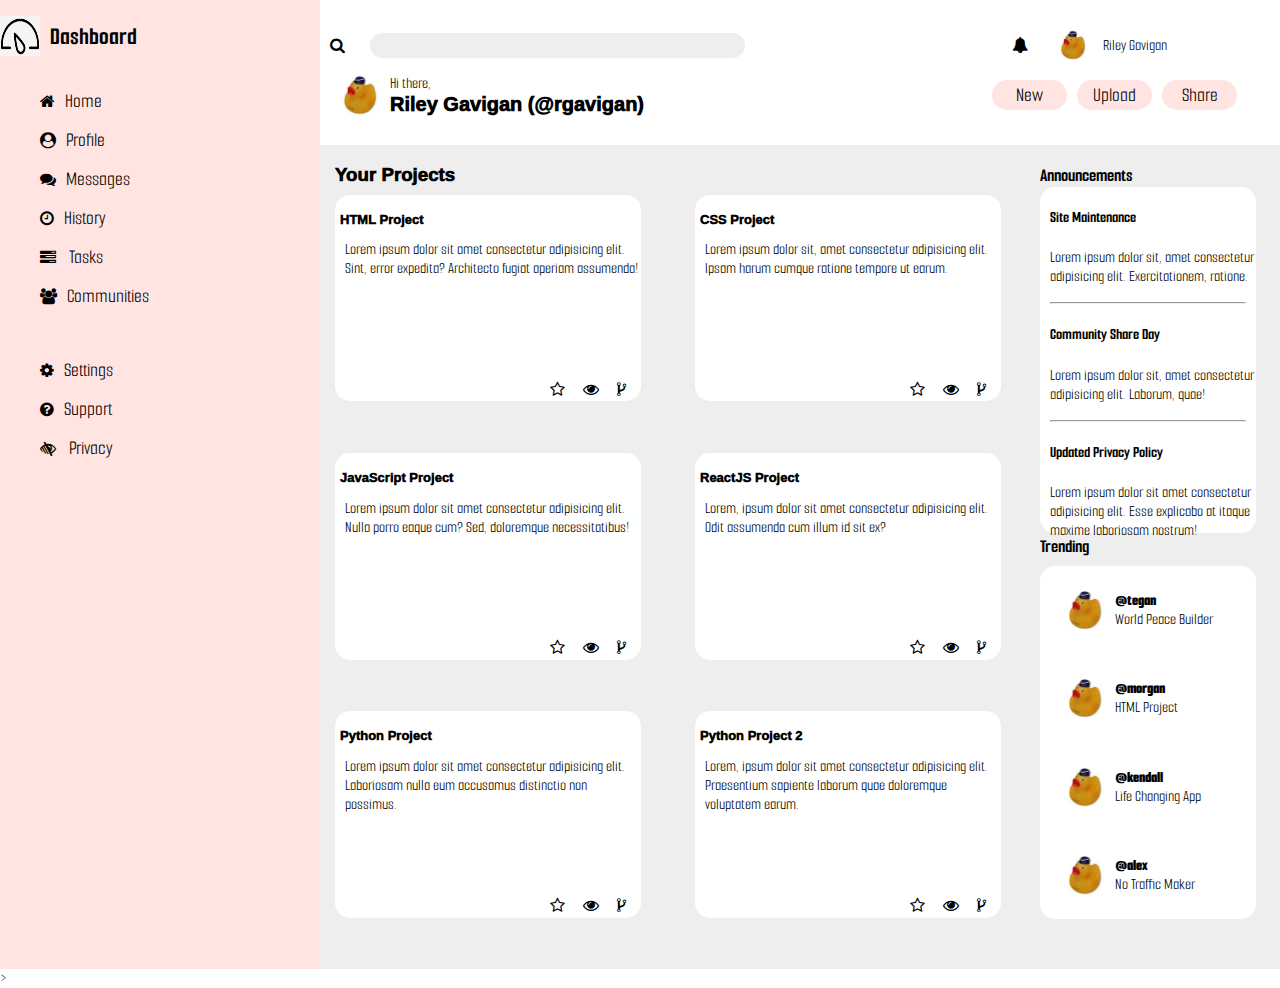
<file: frontend-admin-dashboard/index.html>
<!DOCTYPE html>
<html lang="en">
<head>
    <meta charset="UTF-8">
    <meta http-equiv="X-UA-Compatible" content="IE=edge">
    <meta name="viewport" content="width=device-width, initial-scale=1.0">
    <link rel="stylesheet" href="style.css">
    <link rel="stylesheet" href="https://cdnjs.cloudflare.com/ajax/libs/font-awesome/4.7.0/css/font-awesome.min.css">>
    <title>Dashboard</title>
</head>
<body>
    <header id="profileHeader">
        <div id="searchBar">
            <i class="fa fa-search" aria-hidden="true"></i>
            <input type="search" placeholder="" id="search">
        </div>
        <div id="profileTopRight">
            <i class="fa fa-bell" aria-hidden="true"></i>
            <img src="chiken.png" alt="Profile Picture">
            <p>Riley Gavigan</p>
        </div>
        <div id="profileBottomLeft">
            <img src="chiken.png" alt="Profile Picture">
            <div id="profileWords">
                <p id="hiThere">Hi there,</p>
                <h4 id="profileWord">Riley Gavigan (@rgavigan)</h4>
            </div>
        </div>
        <div id="profileButtons">
            <button>New</button>
            <button>Upload</button>
            <button>Share</button>
        </div>
    </header>


    <nav id="dashboard">
        <div id="logoSeparate">
            <img src="dashboard.png" alt="Logo">
            <h2 id="dashTitle">Dashboard</h2>
        </div>
        <div id="dashList1">
            <ul>
                <li><i class="fa fa-home" aria-hidden="true"></i><a href="">Home</a></li>
                <li><i class="fa fa-user-circle" aria-hidden="true"></i><a href="">Profile</a></li>
                <li><i class="fa fa-comments" aria-hidden="true"></i><a href="">Messages</a></li>
                <li><i class="fa fa-clock-o" aria-hidden="true"></i><a href="">History</a></li>
                <li><i class="fa fa-tasks" aria-hidden="true"></i>
                    <a href="">Tasks</a></li>
                <li><i class="fa fa-users" aria-hidden="true"></i><a href="">Communities</a></li>
            </ul>
        </div>
        <div id="dashList2">
            <ul>
                <li><i class="fa fa-cog" aria-hidden="true"></i><a href="">Settings</a></li>
                <li><i class="fa fa-question-circle" aria-hidden="true"></i><a href="">Support</a></li>
                <li><i class="fa fa-low-vision" aria-hidden="true"></i>
                    <a href="">Privacy</a></li>
            </ul>
        </div>
    </nav>


    <main id="mainContent">
        <div class="allProjects">
            <h3 id="projectTitle">Your Projects</h3>
            <div class="projectCard">
                <h4>HTML Project</h4>
                <p>Lorem ipsum dolor sit amet consectetur adipisicing elit. Sint, error expedita? Architecto fugiat aperiam assumenda!</p>
                <div class="icons">
                    <i class="fa fa-star-o" aria-hidden="true"></i>
                    <i class="fa fa-eye" aria-hidden="true"></i>
                    <i class="fa fa-code-fork" aria-hidden="true"></i>
                </div>
            </div>
            <div class="projectCard">
                <h4>CSS Project</h4>
                <p>Lorem ipsum dolor sit, amet consectetur adipisicing elit. Ipsam harum cumque ratione tempore ut earum.</p>
                <div class="icons">
                    <i class="fa fa-star-o" aria-hidden="true"></i>
                    <i class="fa fa-eye" aria-hidden="true"></i>
                    <i class="fa fa-code-fork" aria-hidden="true"></i>
                </div>
            </div>
            <div class="projectCard">
                <h4>JavaScript Project</h4>
                <p>Lorem ipsum dolor sit amet consectetur adipisicing elit. Nulla porro eaque cum? Sed, doloremque necessitatibus!</p>
                <div class="icons">
                    <i class="fa fa-star-o" aria-hidden="true"></i>
                    <i class="fa fa-eye" aria-hidden="true"></i>
                    <i class="fa fa-code-fork" aria-hidden="true"></i>
                </div>
            </div>
            <div class="projectCard">
                <h4>ReactJS Project</h4>
                <p>Lorem, ipsum dolor sit amet consectetur adipisicing elit. Odit assumenda cum illum id sit ex?</p>
                <div class="icons">
                    <i class="fa fa-star-o" aria-hidden="true"></i>
                    <i class="fa fa-eye" aria-hidden="true"></i>
                    <i class="fa fa-code-fork" aria-hidden="true"></i>
                </div>
            </div>
            <div class="projectCard">
                <h4>Python Project</h4>
                <p>Lorem ipsum dolor sit amet consectetur adipisicing elit. Laboriosam nulla eum accusamus distinctio non possimus.</p>
                <div class="icons">
                    <i class="fa fa-star-o" aria-hidden="true"></i>
                    <i class="fa fa-eye" aria-hidden="true"></i>
                    <i class="fa fa-code-fork" aria-hidden="true"></i>
                </div>
            </div>
            <div class="projectCard">
                <h4>Python Project 2</h4>
                <p>Lorem, ipsum dolor sit amet consectetur adipisicing elit. Praesentium sapiente laborum quae doloremque voluptatem earum.</p>
                <div class="icons">
                    <i class="fa fa-star-o" aria-hidden="true"></i>
                    <i class="fa fa-eye" aria-hidden="true"></i>
                    <i class="fa fa-code-fork" aria-hidden="true"></i>
                </div>
            </div>
        </div>
        <div class="allAnnouncements">
            <h3>Announcements</h3>
            <div class="announcementsCard">
                <h4>Site Maintenance</h4>
                <p>Lorem ipsum dolor sit, amet consectetur adipisicing elit. Exercitationem, ratione.</p>
                <hr>
                <h4>Community Share Day</h4>
                <p>Lorem ipsum dolor sit, amet consectetur adipisicing elit. Laborum, quae!</p>
                <hr>
                <h4>Updated Privacy Policy</h4>
                <p>Lorem ipsum dolor sit amet consectetur adipisicing elit. Esse explicabo at itaque maxime laboriosam nostrum!</p>
            </div>
            <h3>Trending</h3>
            <div class="trendingCard">
                <div class="personProfile">
                    <img src="chiken.png" alt="Profile Picture">
                    <div class="peopleWords">
                        <p class="personsId">@tegan</p>
                        <p class="personsDesc">World Peace Builder</p>
                    </div>
                </div>
                <div class="personProfile">
                    <img src="chiken.png" alt="Profile Picture">
                    <div class="peopleWords">
                        <p class="personsId">@morgan</p>
                        <p class="personsDesc">HTML Project</p>
                    </div>
                </div>
                <div class="personProfile">
                    <img src="chiken.png" alt="Profile Picture">
                    <div class="peopleWords">
                        <p class="personsId">@kendall</p>
                        <p class="personsDesc">Life Changing App</p>
                    </div>
                </div>
                <div class="personProfile">
                    <img src="chiken.png" alt="Profile Picture">
                    <div class="peopleWords">
                        <p class="personsId">@alex</p>
                        <p class="personsDesc">No Traffic Maker</p>
                    </div>
                </div>
            </div>
        </div>
    </main>
</body>
</html>
</file>
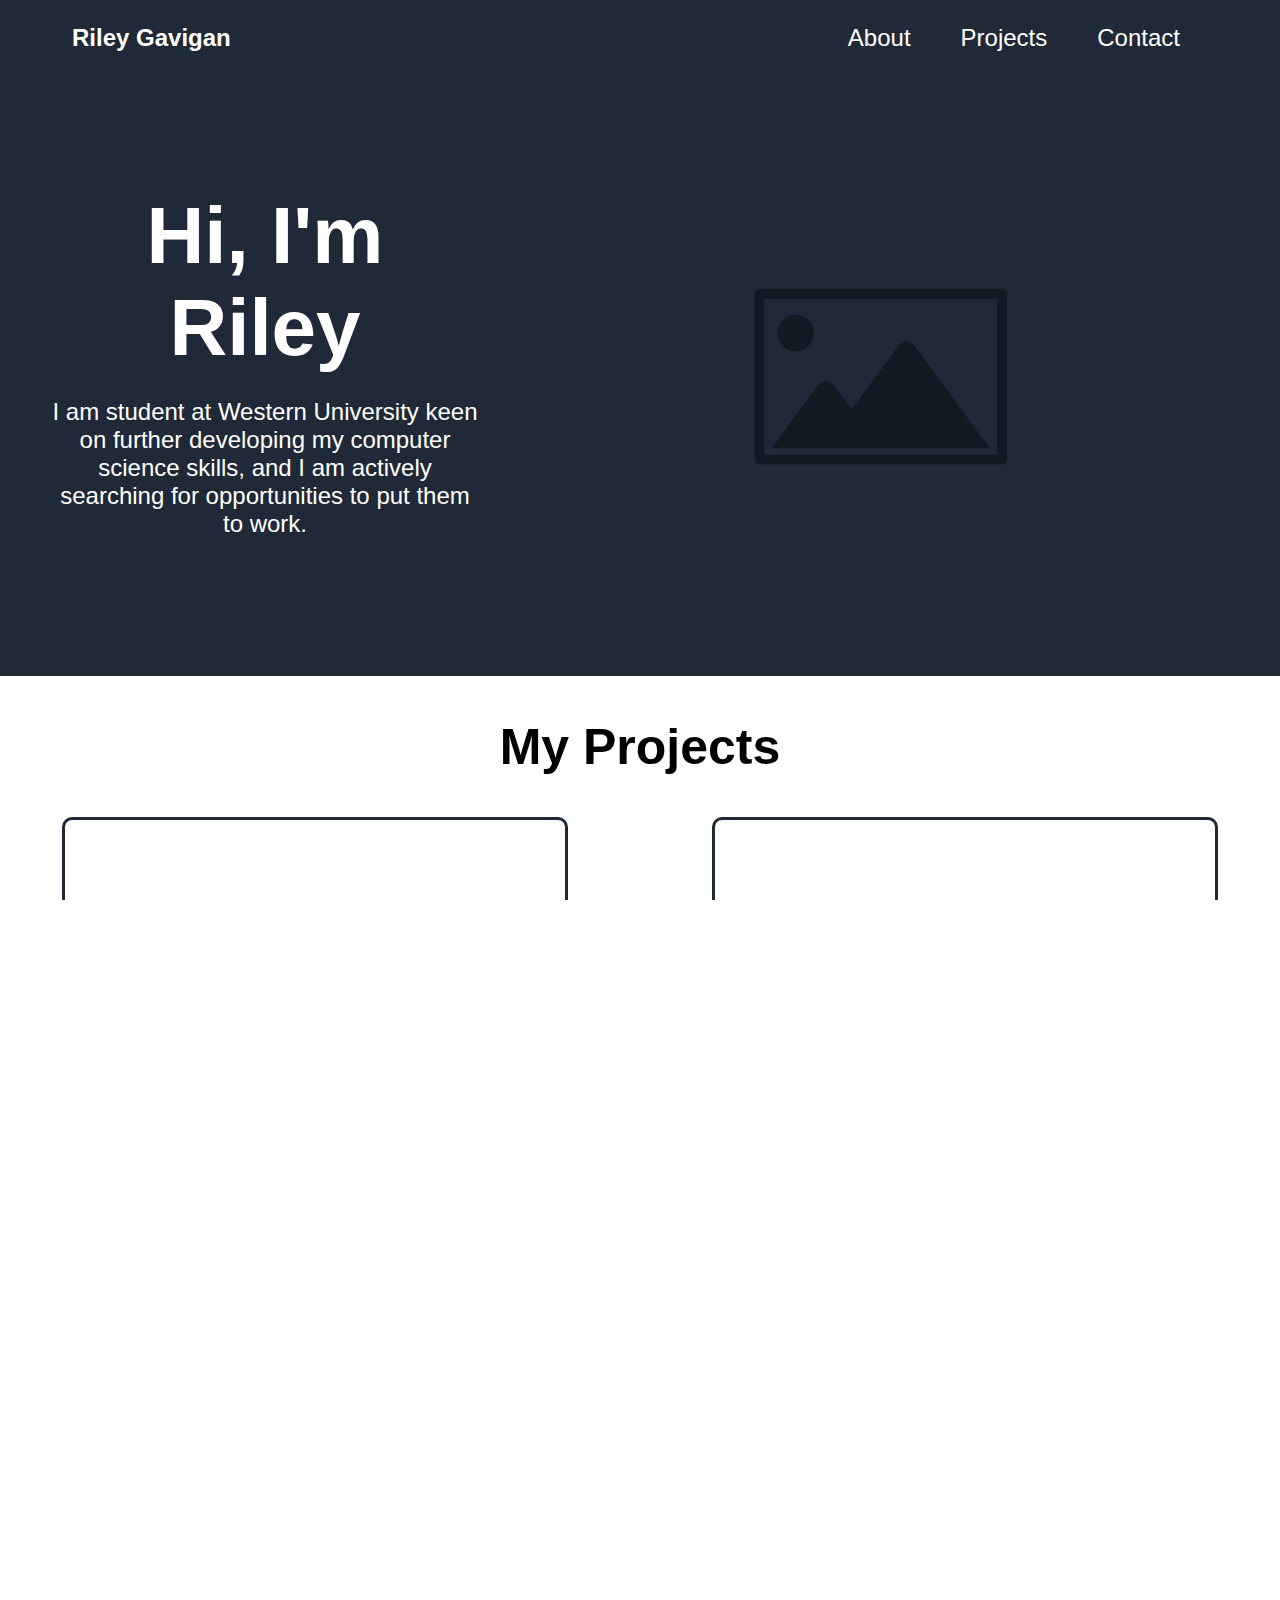
<file: landing-page/index.html>
<!DOCTYPE html>
<html lang="en">
<head>
    <meta charset="UTF-8">
    <meta http-equiv="X-UA-Compatible" content="IE=edge">
    <meta name="viewport" content="width=device-width, initial-scale=1.0">
    <link rel="stylesheet" href="style.css">
    <title>Riley Gavigan</title>
</head>
<body>
    <div class="headers">
        <header class="mainHeader">
            <h3>Riley Gavigan</h3>
            <ul>
                <li><a href="#">About</a></li>
                <li><a href="#">Projects</a></li>
                <li><a href="#">Contact</a></li>
            </ul>
        </header>

        <header class="myBio">
            <div class="words">
                <h1>Hi, I'm Riley</h1>
                <p id="desc">I am student at Western University keen on further developing
                    my computer science skills, and I am actively searching for
                    opportunities to put them to work.
                </p>
            </div>
            <img src="./images/placeholder-image.png" alt="This is me.">
        </header>
    </div>

    <main>
        <h2>My Projects</h2>
        <div class="myProjects">
            <div class="project">
                <a href="#">
                    <img src="./images/placeholder-image.png" class="projImg" alt="Placeholder">
                </a>
                <p>Future Project</p>
            </div>
            <div class="project">
                <a href="#">
                    <img src="./images/placeholder-image.png" class="projImg" alt="Placeholder">
                </a>
                <p>Future Project</p>
            </div>
            <div class="project">
                <a href="#">
                    <img src="./images/placeholder-image.png" class="projImg" alt="Placeholder">
                </a>
                <p>Future Project</p>
            </div>
            <div class="project">
                <a href="#">
                    <img src="./images/placeholder-image.png" class="projImg" alt="Placeholder">
                </a>
                <p>Future Project</p>
            </div>
            <div class="project">
                <a href="#">
                    <img src="./images/placeholder-image.png" class="projImg" alt="Placeholder">
                </a>
                <p>Future Project</p>
            </div>
            <div class="project">
                <a href="#">
                    <img src="./images/placeholder-image.png" class="projImg" alt="Placeholder">
                </a>
                <p>Future Project</p>
            </div>
        </div>  
        <div class="languageArea">
            <h2>My Languages</h2>
            <div class="languages">
                <img src="./images/git.png" class="langImg" alt="Git">
                <img src="./images/js.png" class="langImg" alt="JavaScript">
                <img src="./images/R.png" class="langImg" alt="R">
            </div>
        </div>

        <footer>
            <p id="contactdetails">Contact Details</p>
            <div class="contactdiv">
                <div class="contacts">
                    <a href="http://www.linkedin.com/in/rileygavigan/">
                        <img src="./images/linkedin.png" class="contactImg" alt="LinkedIn">
                    </a>
                </div>
                <div class="contacts">
                    <a href="rileygav@hotmail.com">
                        <img src="./images/email.png" class="contactImg" alt="Email">
                    </a>
                </div>
            </div>
        </footer>
    </main>
</body>
</html>
</file>
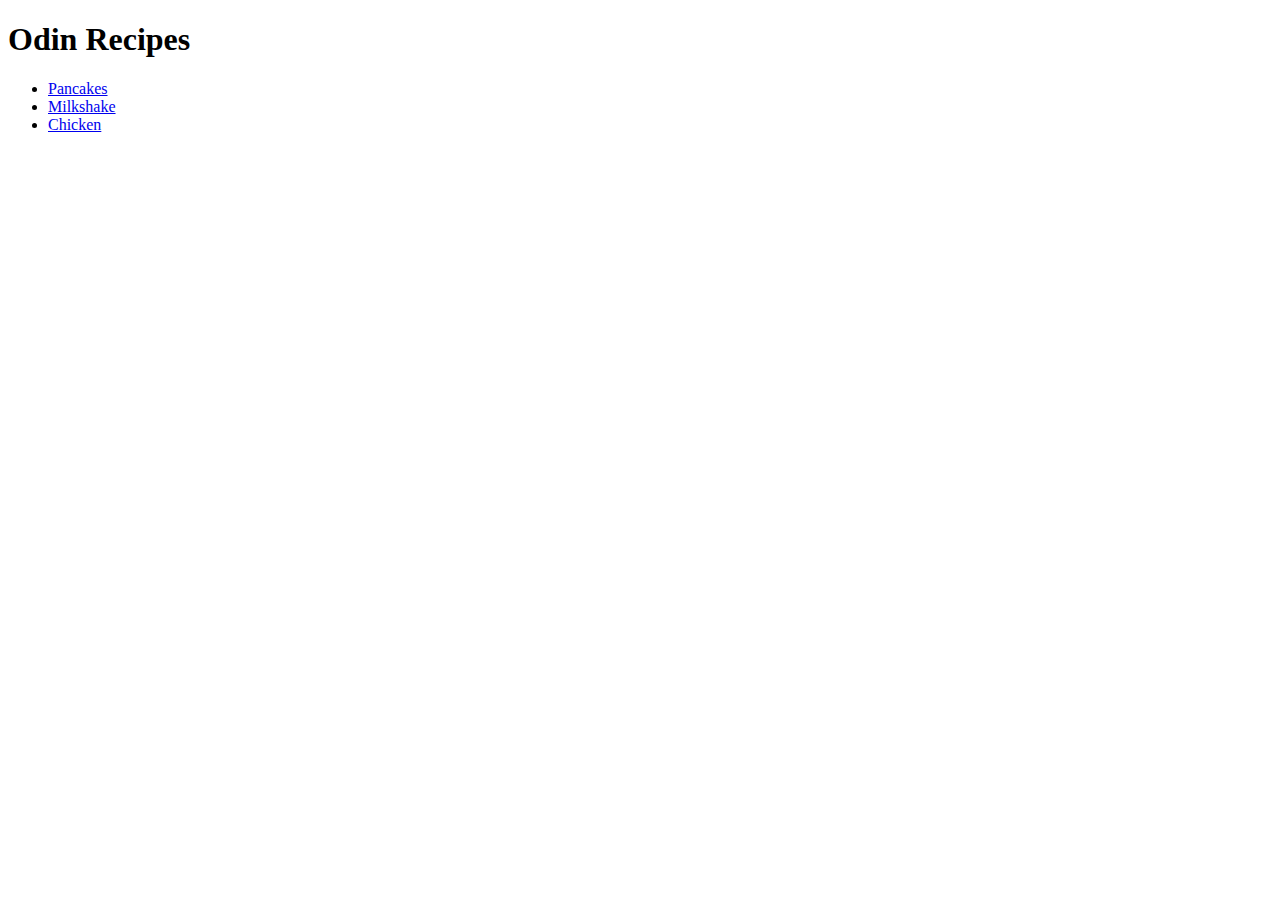
<file: recipe-project/index.html>
<!DOCTYPE html>
<html lang="en">
<head>
    <meta charset="UTF-8">
    <meta http-equiv="X-UA-Compatible" content="IE=edge">
    <meta name="viewport" content="width=device-width, initial-scale=1.0">
    <title>Odin Recipes</title>
</head>
<body>
    <h1>Odin Recipes</h1>
    <ul>
        <li><a href="./recipes/pancakes.html">Pancakes</a></li>
        <li><a href="./recipes/milkshake.html">Milkshake</a></li>
        <li><a href="./recipes/chicken.html">Chicken</a></li>
    </ul>
</body>
</html>
</file>
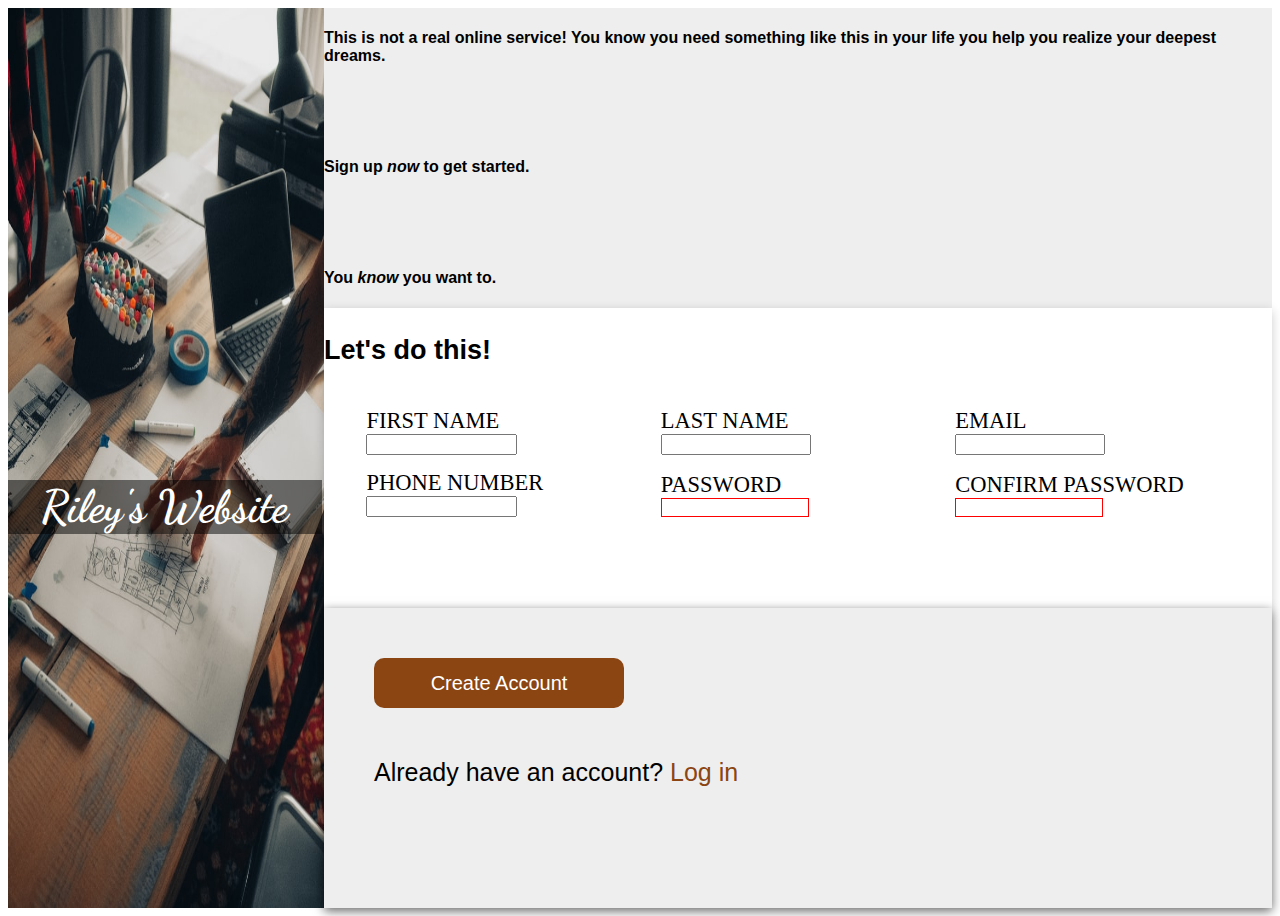
<file: sign-up-form/index.html>
<!DOCTYPE html>
<html lang="en">
<head>
    <meta charset="UTF-8">
    <meta http-equiv="X-UA-Compatible" content="IE=edge">
    <meta name="viewport" content="width=device-width, initial-scale=1.0">
    <link rel="stylesheet" href="style.css">
    <title>Sign-Up Form</title>
</head>
<body>
    <div class="separateColumns">
        <div class="introImage">
            <div id="website">
                <h1>Riley's Website</h1>
            </div>
            <img src="background.jpeg" alt="Background Image">
        </div>
        <div class="separateRows remainingContent">
            <div class="description">
                <h4>This is not a real online service! You know you need something like this in your
                    life you help you realize your deepest dreams.</h4>
                <h4 id="signup">Sign up <i>now</i> to get started.</h4>
                <h4>You <i>know</i> you want to.</h4>
            </div>

            <div class="formContents">
                <h3>Let's do this!</h3>
                <form action="" class="theForm">
                    <div class="formInput">
                        <label for="firstName">FIRST NAME</label>
                        <input type="text" id="firstName" name="firstName">
                    </div>
                    <div class="formInput">
                        <label for="lastName">LAST NAME</label>
                        <input type="text" id="lastName" name="lastName">
                    </div>
                    <div class="formInput">
                        <label for="email">EMAIL</label>
                        <input type="email" id="email">
                    </div>
                    <div class="formInput">
                        <label for="phoneNumber">PHONE NUMBER</label>
                        <input type="tel" id="phoneNumber">
                    </div>
                    <div class="formInput">
                        <label for="password">PASSWORD</label>
                        <input type="password" id="password" class="validPass" pattern="[0-9A-Za-z]" required>
                    </div>
                    <div class="formInput">
                        <label for="confirmPassword">CONFIRM PASSWORD</label>
                        <input type="password" id="confirmPassword" class="validPass" required>
                    </div>
                </form>
            </div>

            <div class="account">
                <button type="submit">Create Account</button>
                <p>Already have an account? <a href="">Log in</a></p>
            </div>
        </div>
    </div>
</body>
</html>
</file>
<file: frontend-admin-dashboard/style.css>
@import url('https://fonts.googleapis.com/css2?family=Smooch+Sans:wght@300&display=swap');


* {
    font-family: 'Smooch Sans', sans-serif;
}
li {
    list-style: none;
}

body {
    display: grid;
    grid-template-columns: 25% 75%;
    grid-template-rows: 15% 85%;
}

#dashboard {
    grid-column: 1 / 2;
    grid-row: 1 / 3;
    background-color: mistyrose;
}

#profileHeader {
    grid-column: 2 / 3;
    grid-row: 1 / 2;
}

#mainContent {
    grid-column: 2 / 3;
    grid-row: 2 / 3;
    background-color: #eee;
}

#logoSeparate {
    display: flex;
    flex-direction: row;
    align-items: center;
}

#dashTitle {
    font-size: 25px;
    margin-left: 10px;
}

img {
    width: 40px;
    height: 40px;
}

#dashList1 li {
    margin-top: 15px;
    margin-bottom: 15px;
}

#dashList2 li {
    margin-top: 15px;
    margin-bottom: 15px;
}

#dashList1 i, #dashList2 i {
    margin-right: 10px;
}

#dashList2 {
    margin-top: 50px;
}

#search {
    width: 375px;
    height: 25px;
    background: #eee;
    border: #eee;
    border-radius: 13px;
}

a {
    text-decoration: none;
    color: black;
    font-size: 20px;
}

body {
    margin: 0;
}

#profileHeader {
    display: grid;
    grid-template-columns: 70% 30%;
    grid-template-rows: 50% 50%;
    height: 20vh;
    padding-bottom: 0;
    margin-bottom: 0;
}

#searchBar {
    display: flex;
    flex-direction: row;
    align-items: center;
    gap: 10px;
    margin-left: 10px;
}

#profileTopRight {
    display: flex;
    flex-direction: row;
    align-items: center;
    gap: 15px;
    margin-left: 20px;
    margin-right: 2px;
}

#profileTopRight > img {
    width: 30px;
    height: 30px;
}

#profileBottomLeft {
    display: flex;
    flex-direction: row;
    align-items: center;
    margin-left: 20px;
    margin-bottom: 80px;
}

#profileWords {
    display: flex;
    margin-left: 10px;
    flex-direction: column;
    margin-bottom: 10px;
    margin-top: 20px;
}

#hiThere {
    margin-bottom: 0;
}

#profileWord {
    font-family: 'Segoe UI', Tahoma, Geneva, Verdana, sans-serif;
    margin-top: 0;
    font-weight: 1000;
    font-size: 20px;
}

#profileButtons {
    display: flex;
    flex-direction: row;
    align-items: center;
    justify-content: flex-start;
    margin-bottom: 80px;
    gap: 10px;
}

button {
    background-color: mistyrose;
    border: mistyrose;
    border-radius: 15px;
    font-size: 20px;
    min-width: 75px;
    min-height: 30px;
}

button:hover {
    background-color: mediumvioletred;
    color: white;
}

i {
    margin-right: 15px;
}

#mainContent {
    display: grid;
    grid-template-columns: 75% 25%;
}

.allProjects {
    display: grid;
    grid-template-columns: 50% 50%;
    grid-template-rows: 6% 31.33% 31.33% 31.33%;
}

#projectTitle {
    grid-column: 1 / 3;
    grid-row: 1 / 1;
}

.allAnnouncements {
    display: grid;
    grid-template-rows: 5% 40% 6% 39%;
}

.projectCard {
    background-color: white;
    width: 85%;
    height: 80%;
    border-radius: 15px;
    margin-left: 15px;
    display: grid;
    grid-template-rows: 10% 80% 10%;
}

.announcementsCard {
    background-color: white;
    width: 90%;
    height: 105%;
    border-radius: 15px;
}

.trendingCard {
    background-color: white;
    width: 90%;
    height: 110%;
    border-radius: 15px;
    display: flex;
    flex-direction: column;
    justify-content: space-around;
}

.personProfile {
    display: flex;
    flex-direction: row;
    align-items: center;
    margin-left: 25px;
}

.projectCard > h4 {
    margin-left: 5px;
    font-size: 13px;
    font-weight: 1000;
    font-family:'Trebuchet MS', 'Lucida Sans Unicode', 'Lucida Grande', 'Lucida Sans', Arial, sans-serif;
}

.projectCard > p {
    margin-left: 10px;
    margin-top: 25px;
}

.projectCard > .icons {
    justify-self: end;
}

#projectTitle {
    margin-left: 15px;
    font-family: 'Segoe UI', Tahoma, Geneva, Verdana, sans-serif;
    font-weight: 1000;
}

.announcementsCard > h4, .announcementsCard > p {
    margin-left: 10px;
}

hr {
    width: 90%;
    border-color: #eee;
}

.peopleWords {
    margin-left: 10px;
}

.personsId {
    font-weight: 1000;
    margin-bottom: 0;
}

.personsDesc {
    margin-top: 0;
}
</file>
<file: landing-page/style.css>
html, 
body {
    width: 100%;
    height: 100%;
    margin: 0;
    padding: 0;
    overflow-x: hidden; 
}

* {
    font-family: Arial, Helvetica, sans-serif;
    font-size: 24px;
}

.mainHeader {
    display: flex;
    justify-content: space-between;
    background-color: #1F2937;
}

ul {
    display: flex;
    gap: 50px;
    list-style-type: none;
    margin-right: 100px;
}

li a {
    text-decoration: none;
    color: #fff;
}

h3 {
    color: #fff;
    margin-left: 3rem;
}

.myBio {
    background-color: #1F2937;
    color: white;
    display: flex;
    justify-content: space-between;
    flex: 1;
}

h1 {
    font-size: 80px;
    margin: 0;
    padding: 0;
}

.words {
    display: flex;
    flex-direction: column;
    justify-content: center;
    align-items: center;
    margin-left: 50px;
    text-align: center;
}

h2 {
    text-align: center;
    font-size: 50px;
    font-weight: 900px;
}

.myProjects {
    display: flex;
    flex-wrap: wrap;
    justify-content: center;
    gap: 20px;
}

.project {
    display: flex;
    flex-direction: column;
    align-items: center;
    flex: 30%;
}

.projImg {
    border: 3px solid #1F2937;
    border-radius: 10px;
    max-width: 500px;
}

@media only screen and (max-width: 600px) {
    ul {
        gap: 20px;
    }

    .myBio {
        display: block;
    }

    img {
        max-width: 600px;
    }
}

.languageArea {
    background-color:#E5E7EB;
    color: #666;
    padding-top: 10px;
    padding-bottom: 100px;
}

.languages {
    display: flex;
    justify-content: center;
    align-items: center;
    gap: 100px;
}

.langImg {
    max-width: 75px;
}

footer {
    color: white;
    background-color: #1F2937;
    text-align: center;
    padding-top: 1px;
    padding-bottom: 10px;
}

#contactdetails {
    font-size: 24px;
    font-weight: 700;
}

.contactImg {
    max-width: 50px;
}

.contactdiv {
    display: flex;
    justify-content: center;
    align-items: center;
    gap: 50px;
}
</file>
<file: sign-up-form/style.css>
@import url('https://fonts.googleapis.com/css2?family=Dancing+Script&display=swap');


* {
    font-family: Arial, Helvetica, sans-serif;
}

.separateColumns {
    display: flex;
    flex-direction: row;
    height: 100vh;
}

.introImage {
    width: 25%;
}

.remainingContent {
    width: 75%;
}

img {
    width: 100%;
    height: 100vh;
}

h1 {
    position: absolute;
    color: white;
    top: 50vh;
    background-color:rgba(0,0,0,0.5);
    width: 24.5%;
    text-align: center;
    font-size: 45px;
    font-family: 'Dancing Script', cursive;
}

.separateRows {
    display: flex;
    flex-direction: column;
    justify-content: space-between;
}

.description {
    background: #eee;
    height: 33.33%;
    display: flex;
    flex-direction: column;
    justify-content: space-between;
}

h4 {
    font-size: 25px * 50vh;
}

.formContents {
    height: 33.33%;
    display: flex;
    flex-direction: column;
    box-shadow: 0 3px 10px rgb(0 0 0 / 0.2);
}

.theForm {
    display: flex;
    flex-wrap: wrap;
    justify-content: center;
    align-items:flex-end
}

input {
    width: 50%;
    height: 75%;
}

h3 {
    display: block;
    font-size: 3vh;
}

.account {
    height: 33.33%;
    background-color: #eee;
    box-shadow: 0 3px 10px rgb(0 0 0 / 0.6);
}

button {
    margin-top: 50px;
    margin-left: 50px;
    width: 250px;
    height: 50px;
    background-color: saddlebrown;
    color: white;
    border-radius: 10px;
    font-size: 20px;
    border: none;
}

button:hover {
    background-color: #654321;
}

p {
    margin-top: 50px;
    margin-left: 50px;
    font-size: 25px;
}

a {
    color: saddlebrown;
    text-decoration: none;
}

a:hover {
    color: #654321;
}

.formInput {
    display: flex;
    flex-direction: column;
    width: 30%;
    margin-left: 10px;
    margin-top: 15px;
}

label {
    font-family: Tahoma;
    font-size: 2.5vh;
}

input {
    height: 35px * 10vh;
}

input:invalid {
    border: 1px solid red;
}

input.validPass {
    border: 1px solid red;
}

input.validPass:valid {
    border: 1px solid green;
}

input:focus, input:active {
    border: 0;
    border: 1px solid pink;
}
</file>
